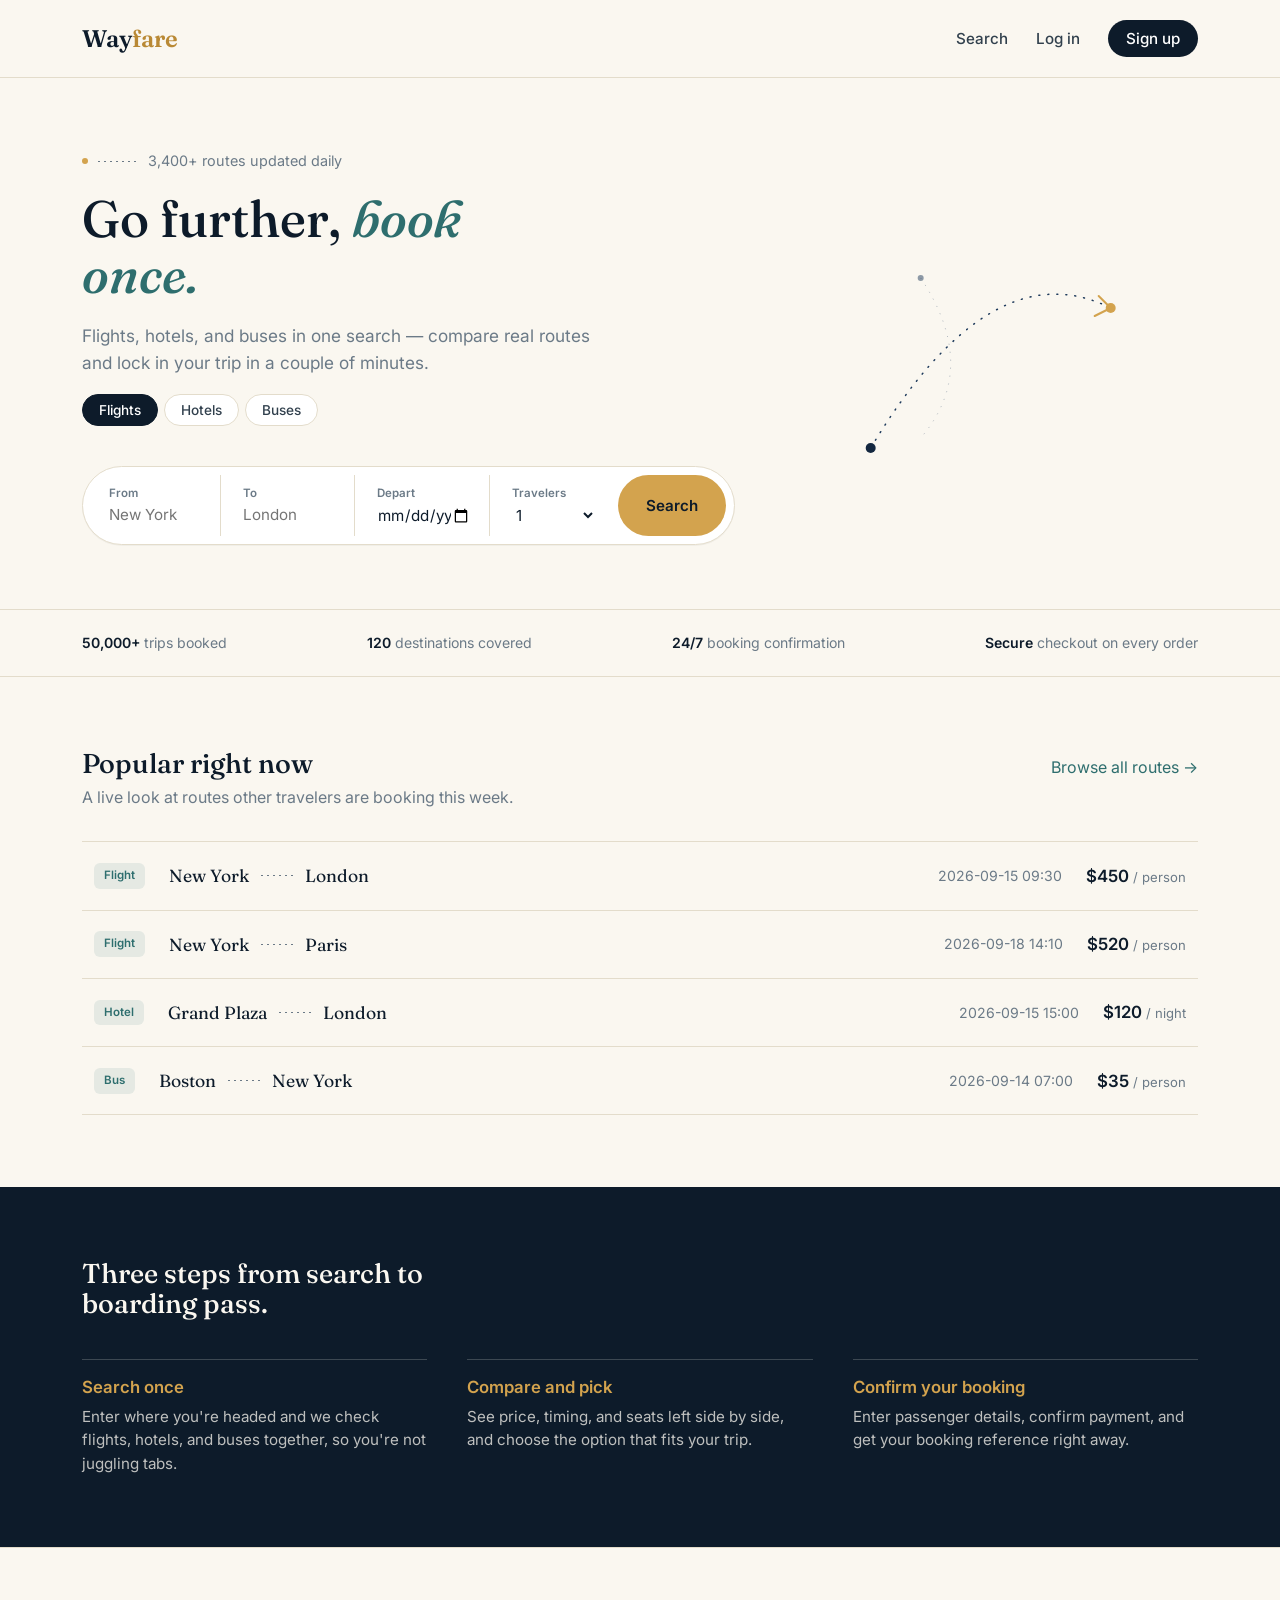
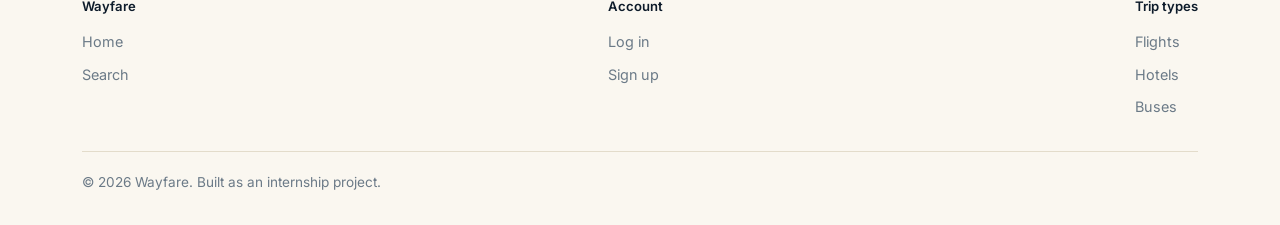
<file: index.html>
<!DOCTYPE html>
<html lang="en">
<head>
  <meta charset="UTF-8">
  <meta name="viewport" content="width=device-width, initial-scale=1.0">
  <title>Wayfare — Go further, book once</title>
  <link rel="stylesheet" href="style.css">
</head>
<body>

  <header class="site-header">
    <nav class="nav">
      <a href="index.html" class="brand">Way<span>fare</span></a>
      <ul class="nav-links">
        <li><a href="#">Search</a></li>
        <li><a href="#">Log in</a></li>
        <li><a href="#" class="btn-nav-primary">Sign up</a></li>
      </ul>
      <button class="nav-toggle" aria-label="Open menu">
        <span></span><span></span><span></span>
      </button>
    </nav>
  </header>

  <main>
    <section class="hero">
      <div class="container hero-grid">
        <div class="hero-copy">
          <div class="eyebrow-route">
            <span class="dot"></span><span class="path"></span><span>3,400+ routes updated daily</span>
          </div>
          <h1>Go further, <em>book once.</em></h1>
          <p class="hero-sub">Flights, hotels, and buses in one search — compare real routes and lock in your trip in a couple of minutes.</p>

          <div class="trip-type-toggle" role="group" aria-label="Trip type">
            <button type="button" class="active" data-type="flight">Flights</button>
            <button type="button" data-type="hotel">Hotels</button>
            <button type="button" data-type="bus">Buses</button>
          </div>

          <form class="search-bar" id="search-form">
            <input type="hidden" name="type" id="trip-type-input" value="flight">

            <div class="search-field" id="field-source">
              <label for="source">From</label>
              <input type="text" id="source" name="source" placeholder="New York" autocomplete="off">
            </div>

            <div class="search-field" id="field-destination">
              <label for="destination">To</label>
              <input type="text" id="destination" name="destination" placeholder="London" autocomplete="off">
            </div>

            <div class="search-field">
              <label for="travel-date">Depart</label>
              <input type="date" id="travel-date" name="date">
            </div>

            <div class="search-field" style="flex: 0 0 120px;">
              <label for="passengers">Travelers</label>
              <select id="passengers" name="passengers">
                <option value="1">1</option>
                <option value="2">2</option>
                <option value="3">3</option>
                <option value="4">4</option>
                <option value="5">5+</option>
              </select>
            </div>

            <button type="submit" class="search-submit">Search</button>
          </form>
        </div>

        <div class="route-graphic" aria-hidden="true">
          <svg viewBox="0 0 320 320" xmlns="http://www.w3.org/2000/svg">
            <path d="M 40 260 Q 160 60 280 120" fill="none" stroke="#1F3B5C" stroke-width="1.5" stroke-dasharray="1 8" stroke-linecap="round"/>
            <circle cx="40" cy="260" r="5" fill="#13273F"/>
            <circle cx="280" cy="120" r="5" fill="#D3A34E"/>
            <path d="M 268 108 L 280 120 L 264 128" fill="none" stroke="#D3A34E" stroke-width="2" stroke-linecap="round" stroke-linejoin="round"/>
            <path d="M 90 90 Q 150 180 90 250" fill="none" stroke="#1F3B5C" stroke-width="1" stroke-dasharray="1 7" opacity="0.35"/>
            <circle cx="90" cy="90" r="3" fill="#1F3B5C" opacity="0.5"/>
          </svg>
        </div>
      </div>
    </section>

    <section class="trust-strip">
      <div class="container">
        <span><strong>50,000+</strong> trips booked</span>
        <span><strong>120</strong> destinations covered</span>
        <span><strong>24/7</strong> booking confirmation</span>
        <span><strong>Secure</strong> checkout on every order</span>
      </div>
    </section>

    <section class="routes-section">
      <div class="container">
        <div class="section-head">
          <div>
            <h2>Popular right now</h2>
            <p>A live look at routes other travelers are booking this week.</p>
          </div>
          <a href="#">Browse all routes →</a>
        </div>

        <div class="route-list" id="popular-routes">
          <div class="routes-loading">Loading routes…</div>
        </div>
      </div>
    </section>

    <section class="how-section">
      <div class="container">
        <h2>Three steps from search to boarding pass.</h2>
        <div class="how-grid">
          <div class="how-step">
            <h3>Search once</h3>
            <p>Enter where you're headed and we check flights, hotels, and buses together, so you're not juggling tabs.</p>
          </div>
          <div class="how-step">
            <h3>Compare and pick</h3>
            <p>See price, timing, and seats left side by side, and choose the option that fits your trip.</p>
          </div>
          <div class="how-step">
            <h3>Confirm your booking</h3>
            <p>Enter passenger details, confirm payment, and get your booking reference right away.</p>
          </div>
        </div>
      </div>
    </section>
  </main>

  <footer class="site-footer">
    <div class="container">
      <div class="footer-grid">
        <div class="footer-col">
          <h4>Wayfare</h4>
          <ul>
            <li><a href="index.html">Home</a></li>
            <li><a href="#">Search</a></li>
          </ul>
        </div>
        <div class="footer-col">
          <h4>Account</h4>
          <ul>
            <li><a href="#">Log in</a></li>
            <li><a href="#">Sign up</a></li>
          </ul>
        </div>
        <div class="footer-col">
          <h4>Trip types</h4>
          <ul>
            <li><a href="#">Flights</a></li>
            <li><a href="#">Hotels</a></li>
            <li><a href="#">Buses</a></li>
          </ul>
        </div>
      </div>
      <div class="footer-bottom">
        &copy; 2026 Wayfare. Built as an internship project.
      </div>
    </div>
  </footer>

  <script src="script.js"></script>
</body>
</html>
</file>
<file: style.css>
/* ============================================
   Travel Booking System — Global Styles
   ============================================ */

@import url('https://fonts.googleapis.com/css2?family=Fraunces:opsz,wght@9..144,400;9..144,500;9..144,600&family=Inter:wght@400;500;600;700&display=swap');

:root {
  --navy-950: #0D1B2A;
  --navy-800: #13273F;
  --navy-600: #1F3B5C;
  --sand-50: #FAF7F0;
  --sand-100: #F1ECE0;
  --gold-500: #D3A34E;
  --gold-600: #B98935;
  --teal-600: #2E6E6E;
  --ink-700: #31404D;
  --ink-400: #6B7A87;
  --line: #E3DCCB;
  --white: #FFFFFF;

  --font-display: 'Fraunces', Georgia, serif;
  --font-body: 'Inter', -apple-system, BlinkMacSystemFont, sans-serif;

  --radius-sm: 6px;
  --radius-md: 10px;
  --radius-pill: 999px;

  --max-width: 1180px;
}

* { box-sizing: border-box; }

html {
  scroll-behavior: smooth;
}

@media (prefers-reduced-motion: reduce) {
  html { scroll-behavior: auto; }
  * { animation-duration: 0.01ms !important; animation-iteration-count: 1 !important; transition-duration: 0.01ms !important; }
}

body {
  margin: 0;
  font-family: var(--font-body);
  color: var(--ink-700);
  background: var(--sand-50);
  line-height: 1.55;
  -webkit-font-smoothing: antialiased;
}

h1, h2, h3 {
  font-family: var(--font-display);
  color: var(--navy-950);
  margin: 0;
  line-height: 1.1;
}

a {
  color: var(--teal-600);
  text-decoration: none;
}

a:hover { text-decoration: underline; }

button {
  font-family: var(--font-body);
  cursor: pointer;
}

:focus-visible {
  outline: 2px solid var(--teal-600);
  outline-offset: 2px;
}

.container {
  max-width: var(--max-width);
  margin: 0 auto;
  padding: 0 32px;
}

/* ============ Header / Nav ============ */

.site-header {
  border-bottom: 1px solid var(--line);
  background: var(--sand-50);
  position: sticky;
  top: 0;
  z-index: 20;
}

.nav {
  display: flex;
  align-items: center;
  justify-content: space-between;
  padding: 20px 32px;
  max-width: var(--max-width);
  margin: 0 auto;
}

.brand {
  font-family: var(--font-display);
  font-size: 1.5rem;
  font-weight: 600;
  color: var(--navy-950);
  letter-spacing: -0.01em;
}

.brand span {
  color: var(--gold-600);
}

.nav-links {
  display: flex;
  align-items: center;
  gap: 28px;
  list-style: none;
  margin: 0;
  padding: 0;
}

.nav-links a {
  color: var(--ink-700);
  font-size: 0.95rem;
  font-weight: 500;
}

.nav-links a:hover { color: var(--teal-600); text-decoration: none; }

.btn-nav-primary {
  background: var(--navy-950);
  color: var(--white) !important;
  padding: 9px 18px;
  border-radius: var(--radius-pill);
  font-weight: 600;
  font-size: 0.9rem;
}

.btn-nav-primary:hover {
  background: var(--navy-600);
  text-decoration: none;
}

.nav-toggle {
  display: none;
  background: none;
  border: none;
  padding: 6px;
}

.nav-toggle span {
  display: block;
  width: 22px;
  height: 2px;
  background: var(--navy-950);
  margin: 5px 0;
}

/* ============ Hero ============ */

.hero {
  padding: 72px 0 64px;
  overflow: hidden;
}

.hero-grid {
  display: grid;
  grid-template-columns: 1.1fr 0.7fr;
  gap: 48px;
  align-items: center;
}

.hero-copy {
  animation: rise 0.7s ease-out both;
}

@keyframes rise {
  from { opacity: 0; transform: translateY(14px); }
  to { opacity: 1; transform: translateY(0); }
}

.eyebrow-route {
  display: flex;
  align-items: center;
  gap: 10px;
  color: var(--ink-400);
  font-size: 0.9rem;
  margin-bottom: 18px;
}

.eyebrow-route .dot {
  width: 6px;
  height: 6px;
  border-radius: 50%;
  background: var(--gold-500);
}

.eyebrow-route .path {
  flex: 0 0 40px;
  height: 1px;
  background-image: linear-gradient(to right, var(--ink-400) 40%, transparent 0%);
  background-size: 6px 1px;
  background-repeat: repeat-x;
}

.hero h1 {
  font-size: clamp(2.2rem, 4vw, 3.4rem);
  font-weight: 500;
  max-width: 14ch;
  color: var(--navy-950);
}

.hero h1 em {
  font-style: italic;
  color: var(--teal-600);
}

.hero-sub {
  margin-top: 20px;
  max-width: 48ch;
  font-size: 1.08rem;
  color: var(--ink-400);
}

/* Flight-path decorative graphic */
.route-graphic {
  position: relative;
  height: 320px;
}

.route-graphic svg {
  width: 100%;
  height: 100%;
}

/* ============ Search bar ============ */

.search-bar {
  margin-top: 40px;
  background: var(--white);
  border: 1px solid var(--line);
  border-radius: var(--radius-pill);
  padding: 8px;
  display: flex;
  align-items: stretch;
  gap: 4px;
  box-shadow: 0 1px 0 rgba(13, 27, 42, 0.04);
}

.search-field {
  flex: 1;
  min-width: 0;
  padding: 10px 18px;
  border-right: 1px solid var(--line);
  display: flex;
  flex-direction: column;
  gap: 2px;
}

.search-field:last-of-type {
  border-right: none;
}

.search-field label {
  font-size: 0.72rem;
  font-weight: 600;
  color: var(--ink-400);
}

.search-field input,
.search-field select {
  border: none;
  background: transparent;
  font-family: var(--font-body);
  font-size: 0.95rem;
  color: var(--navy-950);
  padding: 0;
  width: 100%;
}

.search-field input:focus,
.search-field select:focus {
  outline: none;
}

.search-submit {
  flex: 0 0 auto;
  background: var(--gold-500);
  color: var(--navy-950);
  border: none;
  border-radius: var(--radius-pill);
  font-weight: 600;
  font-size: 0.95rem;
  padding: 0 28px;
  transition: background 0.15s ease;
}

.search-submit:hover {
  background: var(--gold-600);
}

.trip-type-toggle {
  display: flex;
  gap: 6px;
  margin-bottom: 16px;
}

.trip-type-toggle button {
  border: 1px solid var(--line);
  background: var(--white);
  color: var(--ink-700);
  padding: 7px 16px;
  border-radius: var(--radius-pill);
  font-size: 0.85rem;
  font-weight: 500;
  transition: all 0.15s ease;
}

.trip-type-toggle button.active {
  background: var(--navy-950);
  border-color: var(--navy-950);
  color: var(--white);
}

/* ============ Trust strip ============ */

.trust-strip {
  border-top: 1px solid var(--line);
  border-bottom: 1px solid var(--line);
  padding: 22px 0;
}

.trust-strip .container {
  display: flex;
  justify-content: space-between;
  flex-wrap: wrap;
  gap: 16px;
  color: var(--ink-400);
  font-size: 0.88rem;
}

.trust-strip strong {
  color: var(--navy-950);
  font-weight: 600;
}

/* ============ Popular routes (departures-board style) ============ */

.routes-section {
  padding: 72px 0;
}

.section-head {
  display: flex;
  justify-content: space-between;
  align-items: baseline;
  margin-bottom: 32px;
  gap: 20px;
}

.section-head h2 {
  font-size: 1.7rem;
  font-weight: 500;
}

.section-head p {
  color: var(--ink-400);
  margin: 6px 0 0;
}

.route-list {
  border-top: 1px solid var(--line);
}

.route-row {
  display: grid;
  grid-template-columns: auto 1fr auto auto;
  align-items: center;
  gap: 24px;
  padding: 20px 12px;
  border-bottom: 1px solid var(--line);
  transition: background 0.15s ease;
}

.route-row:hover {
  background: var(--sand-100);
}

.route-type-badge {
  font-size: 0.72rem;
  font-weight: 600;
  color: var(--teal-600);
  text-transform: capitalize;
  background: rgba(46, 110, 110, 0.1);
  padding: 4px 10px;
  border-radius: var(--radius-sm);
  justify-self: start;
}

.route-endpoints {
  display: flex;
  align-items: center;
  gap: 12px;
  font-family: var(--font-display);
  font-size: 1.1rem;
  color: var(--navy-950);
}

.route-endpoints .path {
  flex: 0 0 32px;
  height: 1px;
  background-image: linear-gradient(to right, var(--ink-400) 40%, transparent 0%);
  background-size: 6px 1px;
  background-repeat: repeat-x;
}

.route-meta {
  color: var(--ink-400);
  font-size: 0.88rem;
  white-space: nowrap;
}

.route-price {
  font-weight: 600;
  color: var(--navy-950);
  font-size: 1.05rem;
  white-space: nowrap;
  justify-self: end;
}

.route-price span {
  color: var(--ink-400);
  font-weight: 400;
  font-size: 0.82rem;
}

.routes-loading,
.routes-empty {
  padding: 32px 12px;
  color: var(--ink-400);
  font-size: 0.95rem;
}

/* ============ How it works ============ */

.how-section {
  background: var(--navy-950);
  color: var(--sand-50);
  padding: 72px 0;
}

.how-section h2 {
  color: var(--sand-50);
  font-size: 1.7rem;
  font-weight: 500;
  max-width: 22ch;
  margin-bottom: 40px;
}

.how-grid {
  display: grid;
  grid-template-columns: repeat(3, 1fr);
  gap: 40px;
}

.how-step {
  border-top: 1px solid rgba(250, 247, 240, 0.2);
  padding-top: 18px;
}

.how-step h3 {
  color: var(--gold-500);
  font-size: 1.05rem;
  font-weight: 600;
  margin-bottom: 8px;
  font-family: var(--font-body);
}

.how-step p {
  color: rgba(250, 247, 240, 0.75);
  font-size: 0.95rem;
  margin: 0;
}

/* ============ Footer ============ */

.site-footer {
  padding: 48px 0 32px;
  border-top: 1px solid var(--line);
}

.footer-grid {
  display: flex;
  justify-content: space-between;
  flex-wrap: wrap;
  gap: 32px;
  margin-bottom: 32px;
}

.footer-col h4 {
  font-size: 0.82rem;
  font-weight: 600;
  color: var(--navy-950);
  margin: 0 0 12px;
}

.footer-col ul {
  list-style: none;
  padding: 0;
  margin: 0;
  display: flex;
  flex-direction: column;
  gap: 8px;
}

.footer-col a {
  color: var(--ink-400);
  font-size: 0.9rem;
}

.footer-col a:hover { color: var(--teal-600); }

.footer-bottom {
  border-top: 1px solid var(--line);
  padding-top: 20px;
  color: var(--ink-400);
  font-size: 0.85rem;
}

/* ============ Alerts ============ */

.flash-messages {
  max-width: var(--max-width);
  margin: 16px auto 0;
  padding: 0 32px;
}

.flash {
  background: rgba(211, 163, 78, 0.15);
  border: 1px solid var(--gold-500);
  color: var(--navy-950);
  padding: 10px 16px;
  border-radius: var(--radius-sm);
  font-size: 0.9rem;
  margin-bottom: 10px;
}

/* ============ Responsive ============ */

@media (max-width: 900px) {
  .hero-grid {
    grid-template-columns: 1fr;
  }
  .route-graphic { display: none; }
  .how-grid { grid-template-columns: 1fr; gap: 28px; }
}

@media (max-width: 700px) {
  .nav-links { display: none; }
  .nav-toggle { display: block; }
  .search-bar {
    flex-direction: column;
    border-radius: var(--radius-md);
  }
  .search-field {
    border-right: none;
    border-bottom: 1px solid var(--line);
  }
  .search-field:last-of-type { border-bottom: none; }
  .search-submit {
    margin-top: 6px;
    padding: 14px;
  }
  .route-row {
    grid-template-columns: 1fr;
    gap: 8px;
  }
  .route-price { justify-self: start; }
  .section-head { flex-direction: column; }
  .footer-grid { flex-direction: column; }
}

/* ============================================
   Buttons (shared)
   ============================================ */

.btn-primary {
  display: inline-flex;
  align-items: center;
  justify-content: center;
  background: var(--navy-950);
  color: var(--white) !important;
  border: none;
  padding: 13px 24px;
  border-radius: var(--radius-pill);
  font-weight: 600;
  font-size: 0.95rem;
  text-decoration: none !important;
  transition: background 0.15s ease;
}

.btn-primary:hover {
  background: var(--navy-600);
}

.btn-primary:disabled {
  background: var(--ink-400);
  cursor: not-allowed;
}

.btn-block {
  width: 100%;
  margin-top: 8px;
}

/* ============================================
   Search results page
   ============================================ */

.search-page {
  padding: 56px 0 80px;
}

.sort-buttons {
  display: flex;
  align-items: center;
  gap: 8px;
  font-size: 0.85rem;
  color: var(--ink-400);
}

.sort-btn {
  border: 1px solid var(--line);
  background: var(--white);
  color: var(--ink-700);
  padding: 6px 14px;
  border-radius: var(--radius-pill);
  font-size: 0.85rem;
  font-weight: 500;
}

.sort-btn.active {
  background: var(--teal-600);
  border-color: var(--teal-600);
  color: var(--white);
}

/* ============================================
   Auth pages (login / register)
   ============================================ */

.auth-section {
  min-height: 60vh;
  display: flex;
  align-items: center;
  justify-content: center;
  padding: 72px 24px;
}

.auth-card {
  width: 100%;
  max-width: 420px;
  background: var(--white);
  border: 1px solid var(--line);
  border-radius: var(--radius-md);
  padding: 40px;
}

.auth-title {
  font-size: 1.7rem;
  font-weight: 500;
  margin-top: 10px;
}

.auth-sub {
  color: var(--ink-400);
  margin: 10px 0 28px;
  font-size: 0.95rem;
}

.auth-form {
  display: flex;
  flex-direction: column;
  gap: 18px;
}

.form-group {
  display: flex;
  flex-direction: column;
  gap: 6px;
}

.form-group label {
  font-size: 0.85rem;
  font-weight: 600;
  color: var(--navy-950);
}

.optional-tag {
  font-weight: 400;
  color: var(--ink-400);
}

.form-group input,
.form-group select {
  font-family: var(--font-body);
  font-size: 0.95rem;
  padding: 12px 14px;
  border: 1px solid var(--line);
  border-radius: var(--radius-sm);
  background: var(--sand-50);
  color: var(--navy-950);
}

.form-group input:focus,
.form-group select:focus {
  outline: none;
  border-color: var(--teal-600);
  background: var(--white);
}

.auth-footer-link {
  text-align: center;
  margin-top: 24px;
  font-size: 0.9rem;
  color: var(--ink-400);
}

.form-error {
  color: #B3261E;
  background: rgba(179, 38, 30, 0.08);
  border: 1px solid rgba(179, 38, 30, 0.3);
  padding: 10px 14px;
  border-radius: var(--radius-sm);
  font-size: 0.88rem;
  margin-top: 12px;
}

/* ============================================
   Dashboard / My bookings
   ============================================ */

.dashboard-section {
  padding: 56px 0 80px;
}

.booking-list {
  display: flex;
  flex-direction: column;
  gap: 14px;
}

.booking-card {
  display: flex;
  justify-content: space-between;
  align-items: center;
  gap: 20px;
  background: var(--white);
  border: 1px solid var(--line);
  border-radius: var(--radius-md);
  padding: 22px 24px;
  flex-wrap: wrap;
}

.booking-card-main {
  display: flex;
  flex-direction: column;
  gap: 8px;
}

.booking-route {
  display: flex;
  align-items: center;
  gap: 12px;
  font-family: var(--font-display);
  font-size: 1.15rem;
  color: var(--navy-950);
}

.booking-route .path {
  flex: 0 0 32px;
  height: 1px;
  background-image: linear-gradient(to right, var(--ink-400) 40%, transparent 0%);
  background-size: 6px 1px;
  background-repeat: repeat-x;
}

.booking-meta {
  color: var(--ink-400);
  font-size: 0.88rem;
}

.booking-card-side {
  display: flex;
  flex-direction: column;
  align-items: flex-end;
  gap: 6px;
}

.booking-price {
  font-weight: 600;
  font-size: 1.05rem;
  color: var(--navy-950);
}

.booking-txn {
  font-size: 0.78rem;
  color: var(--ink-400);
}

.status-badge {
  font-size: 0.72rem;
  font-weight: 600;
  text-transform: capitalize;
  padding: 4px 12px;
  border-radius: var(--radius-pill);
}

.status-confirmed {
  background: rgba(46, 110, 110, 0.12);
  color: var(--teal-600);
}

.status-pending {
  background: rgba(211, 163, 78, 0.18);
  color: var(--gold-600);
}

.status-cancelled {
  background: rgba(179, 38, 30, 0.1);
  color: #B3261E;
}

.cancel-btn {
  background: none;
  border: none;
  color: #B3261E;
  font-size: 0.8rem;
  font-weight: 500;
  text-decoration: underline;
  padding: 0;
  margin-top: 2px;
}

.cancel-btn:disabled {
  color: var(--ink-400);
  cursor: not-allowed;
}

.empty-state {
  text-align: center;
  padding: 64px 24px;
  border: 1px dashed var(--line);
  border-radius: var(--radius-md);
}

.empty-state h3 {
  font-size: 1.3rem;
  font-weight: 500;
  margin-bottom: 8px;
}

.empty-state p {
  color: var(--ink-400);
  margin-bottom: 20px;
}

.empty-state .btn-primary {
  display: inline-flex;
}

/* ============================================
   Booking / checkout page
   ============================================ */

.booking-section {
  padding: 56px 0 80px;
}

.booking-grid {
  display: grid;
  grid-template-columns: 0.9fr 1.1fr;
  gap: 32px;
  align-items: start;
}

.booking-summary-card,
.booking-form-card {
  background: var(--white);
  border: 1px solid var(--line);
  border-radius: var(--radius-md);
  padding: 32px;
}

.booking-summary-title {
  font-size: 1.5rem;
  font-weight: 500;
  margin: 14px 0 4px;
}

.booking-summary-line {
  color: var(--ink-400);
  margin: 0 0 20px;
}

.booking-summary-times {
  display: flex;
  gap: 32px;
  padding: 18px 0;
  border-top: 1px solid var(--line);
  border-bottom: 1px solid var(--line);
  margin-bottom: 20px;
}

.booking-summary-times .label {
  display: block;
  font-size: 0.78rem;
  color: var(--ink-400);
  margin-bottom: 4px;
}

.booking-summary-times strong {
  font-size: 0.95rem;
  color: var(--navy-950);
}

.booking-summary-price {
  font-family: var(--font-display);
  font-size: 1.8rem;
  color: var(--navy-950);
}

.booking-summary-price small {
  font-family: var(--font-body);
  font-size: 0.85rem;
  color: var(--ink-400);
}

.seats-left {
  margin-top: 10px;
  font-size: 0.85rem;
  color: var(--teal-600);
}

.booking-form-card h2 {
  font-size: 1.3rem;
  font-weight: 500;
  margin-bottom: 22px;
}

.booking-total-row {
  display: flex;
  justify-content: space-between;
  align-items: center;
  padding: 16px 0;
  margin-top: 8px;
  border-top: 1px solid var(--line);
  font-size: 1.05rem;
}

.booking-total-row strong {
  font-family: var(--font-display);
  font-size: 1.3rem;
  color: var(--navy-950);
}

.confirmation-box {
  text-align: center;
  padding: 20px 0;
}

.confirmation-icon {
  width: 52px;
  height: 52px;
  line-height: 52px;
  border-radius: 50%;
  background: rgba(46, 110, 110, 0.12);
  color: var(--teal-600);
  font-size: 1.4rem;
  margin: 0 auto 16px;
}

.confirmation-box h3 {
  font-size: 1.3rem;
  font-weight: 500;
  margin-bottom: 10px;
}

.confirmation-box p {
  color: var(--ink-400);
  margin: 4px 0;
  font-size: 0.92rem;
}

@media (max-width: 900px) {
  .booking-grid { grid-template-columns: 1fr; }
}
</file>
